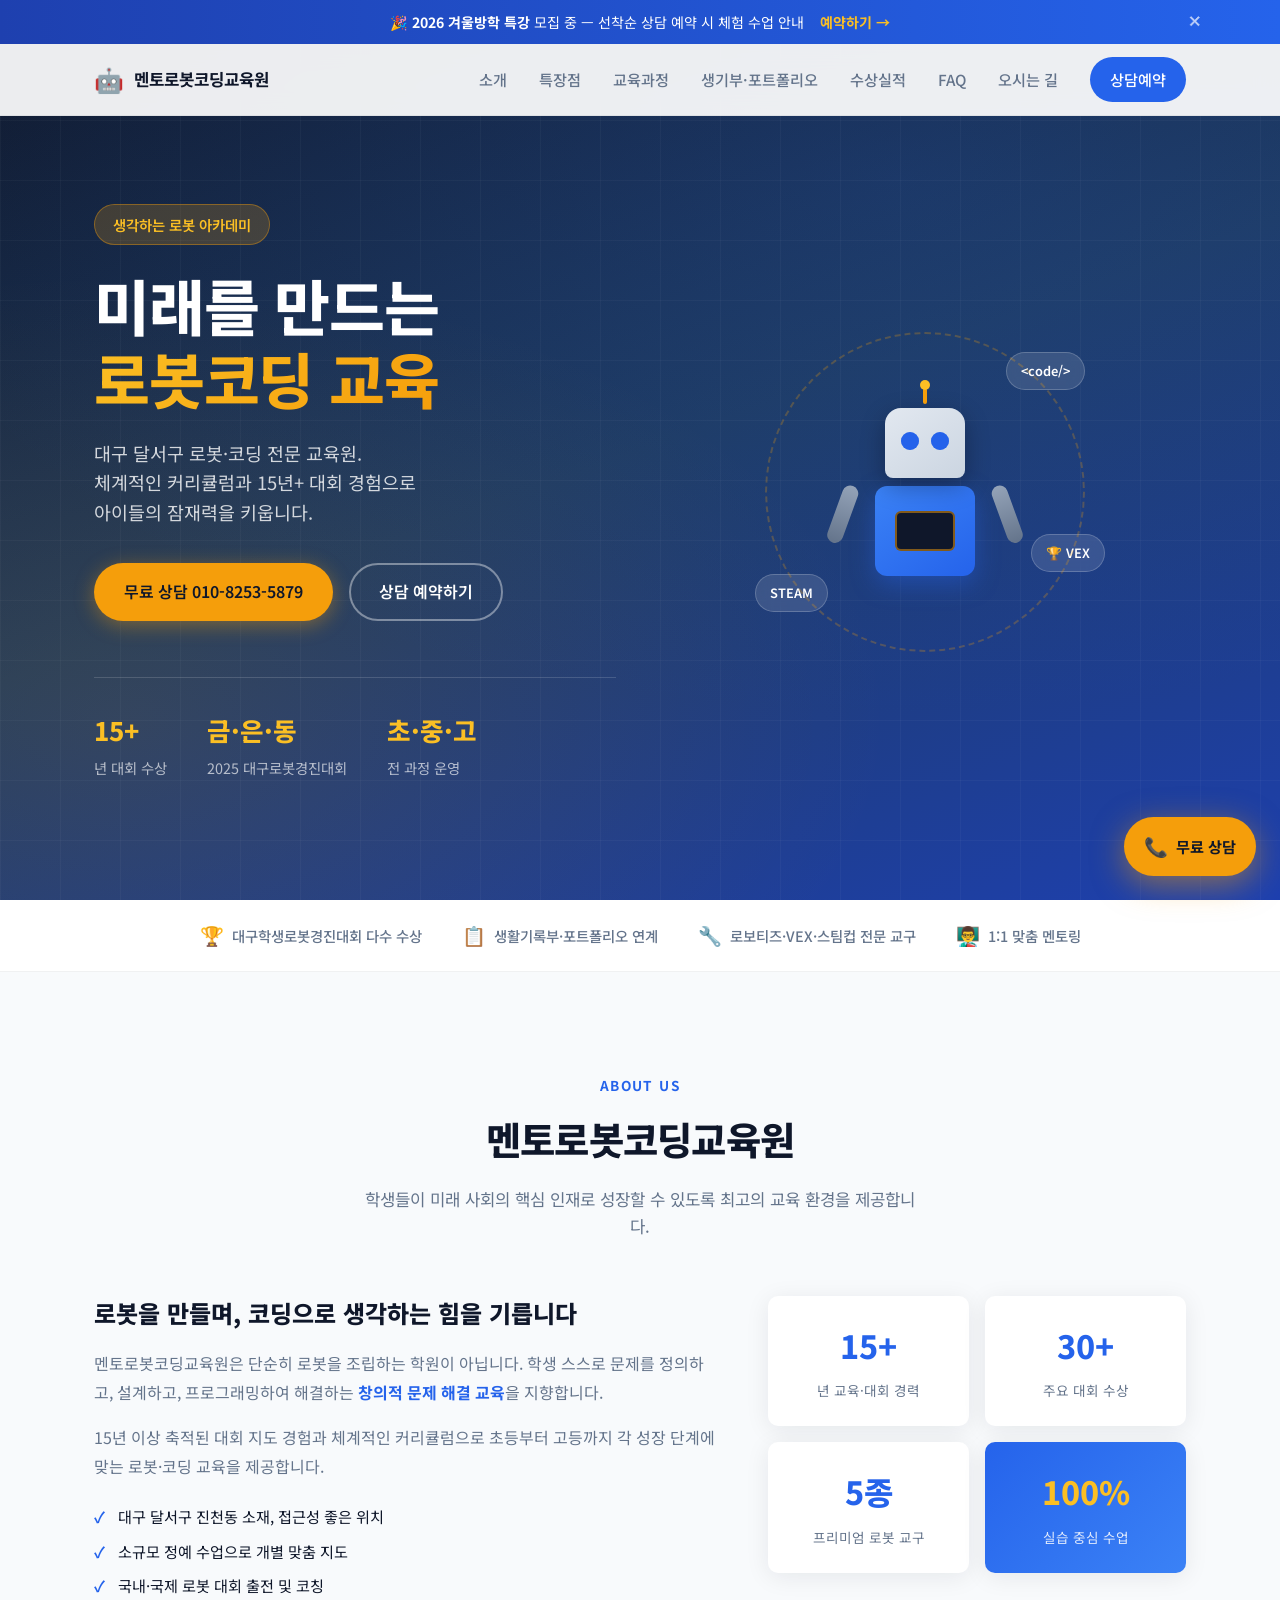
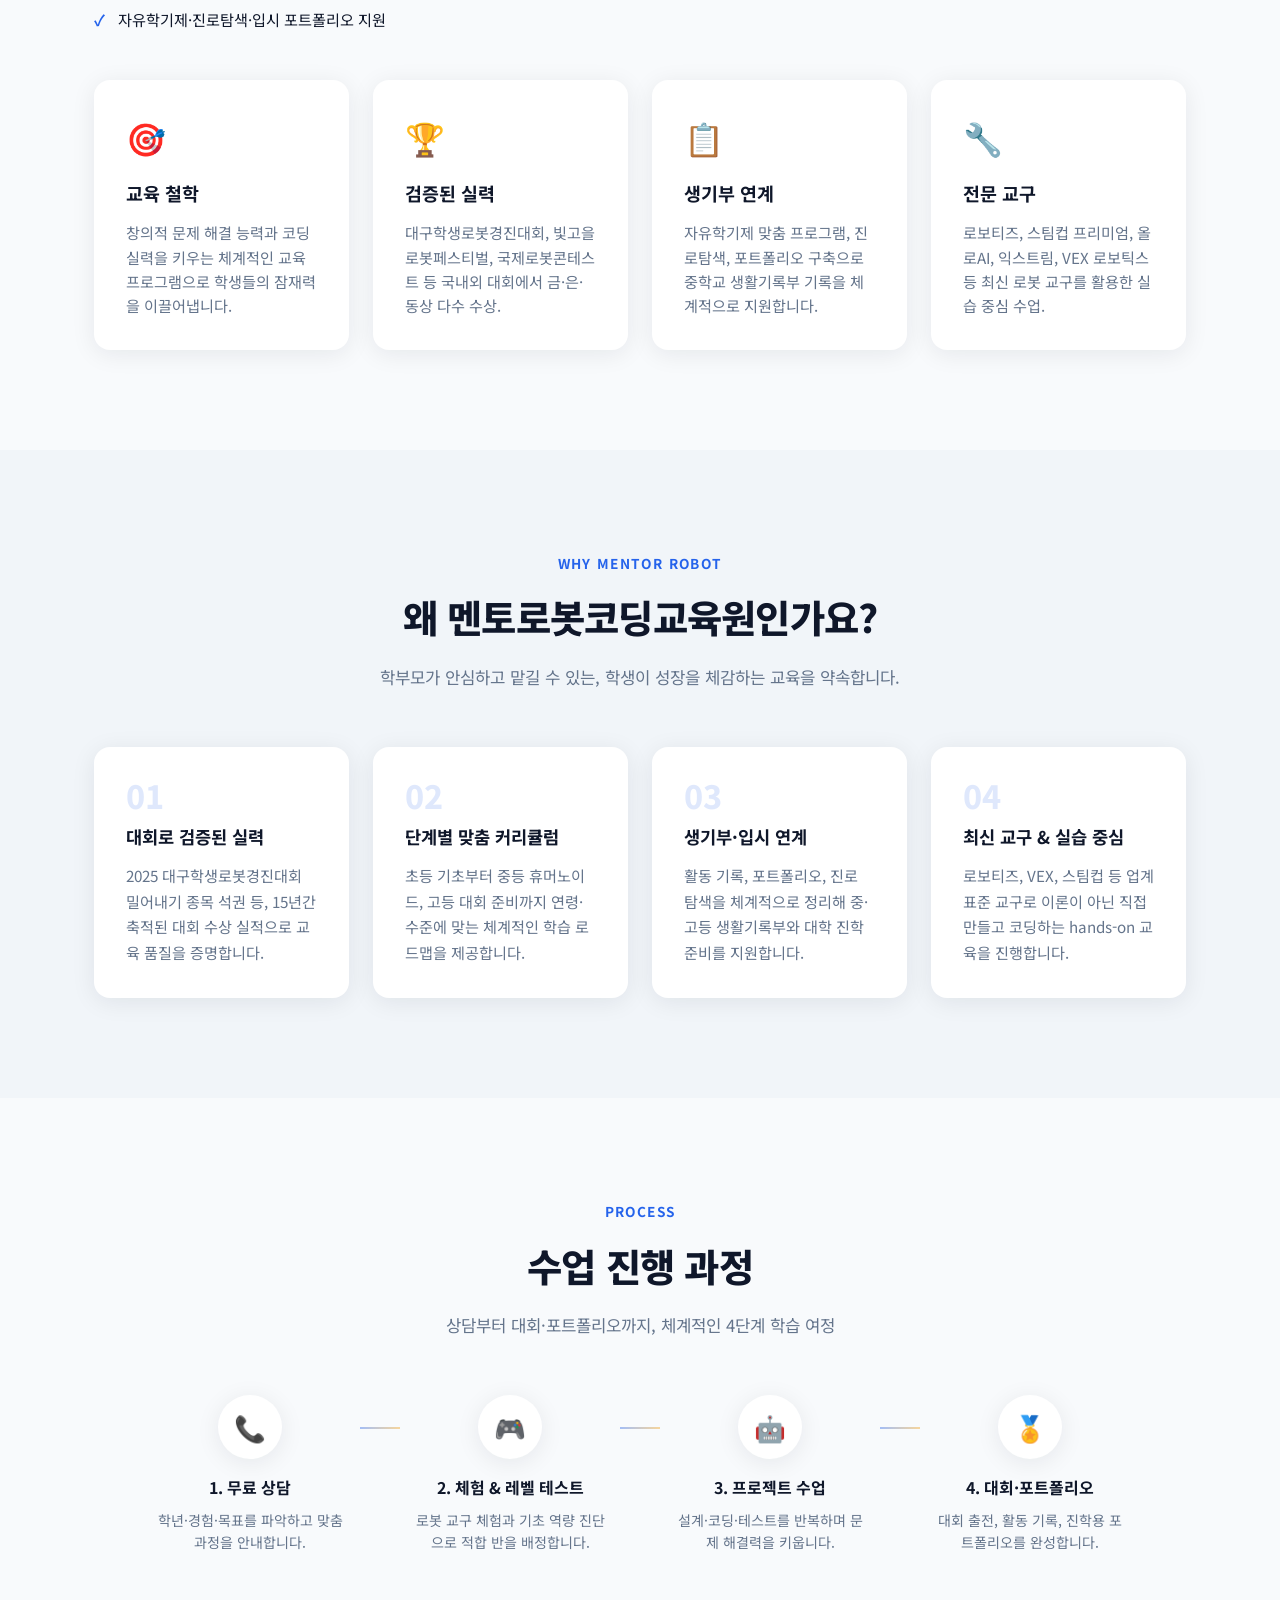
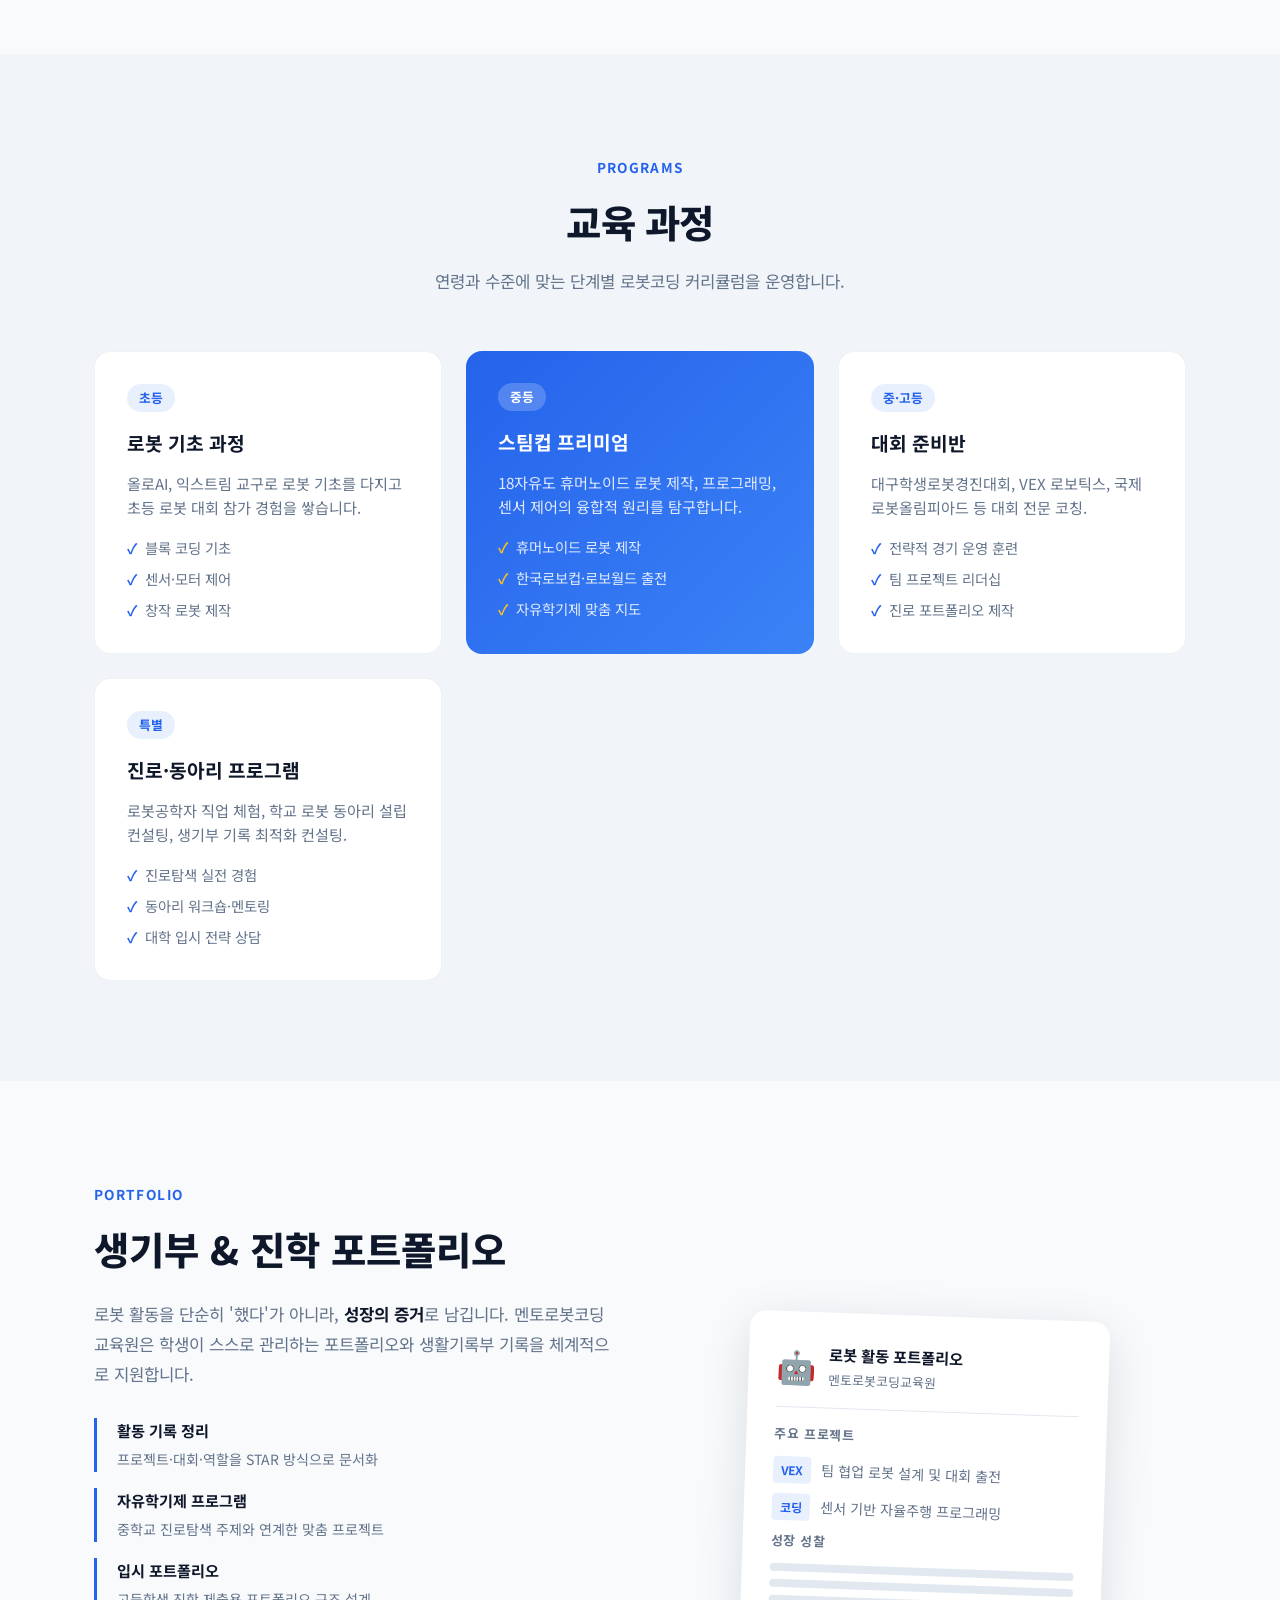
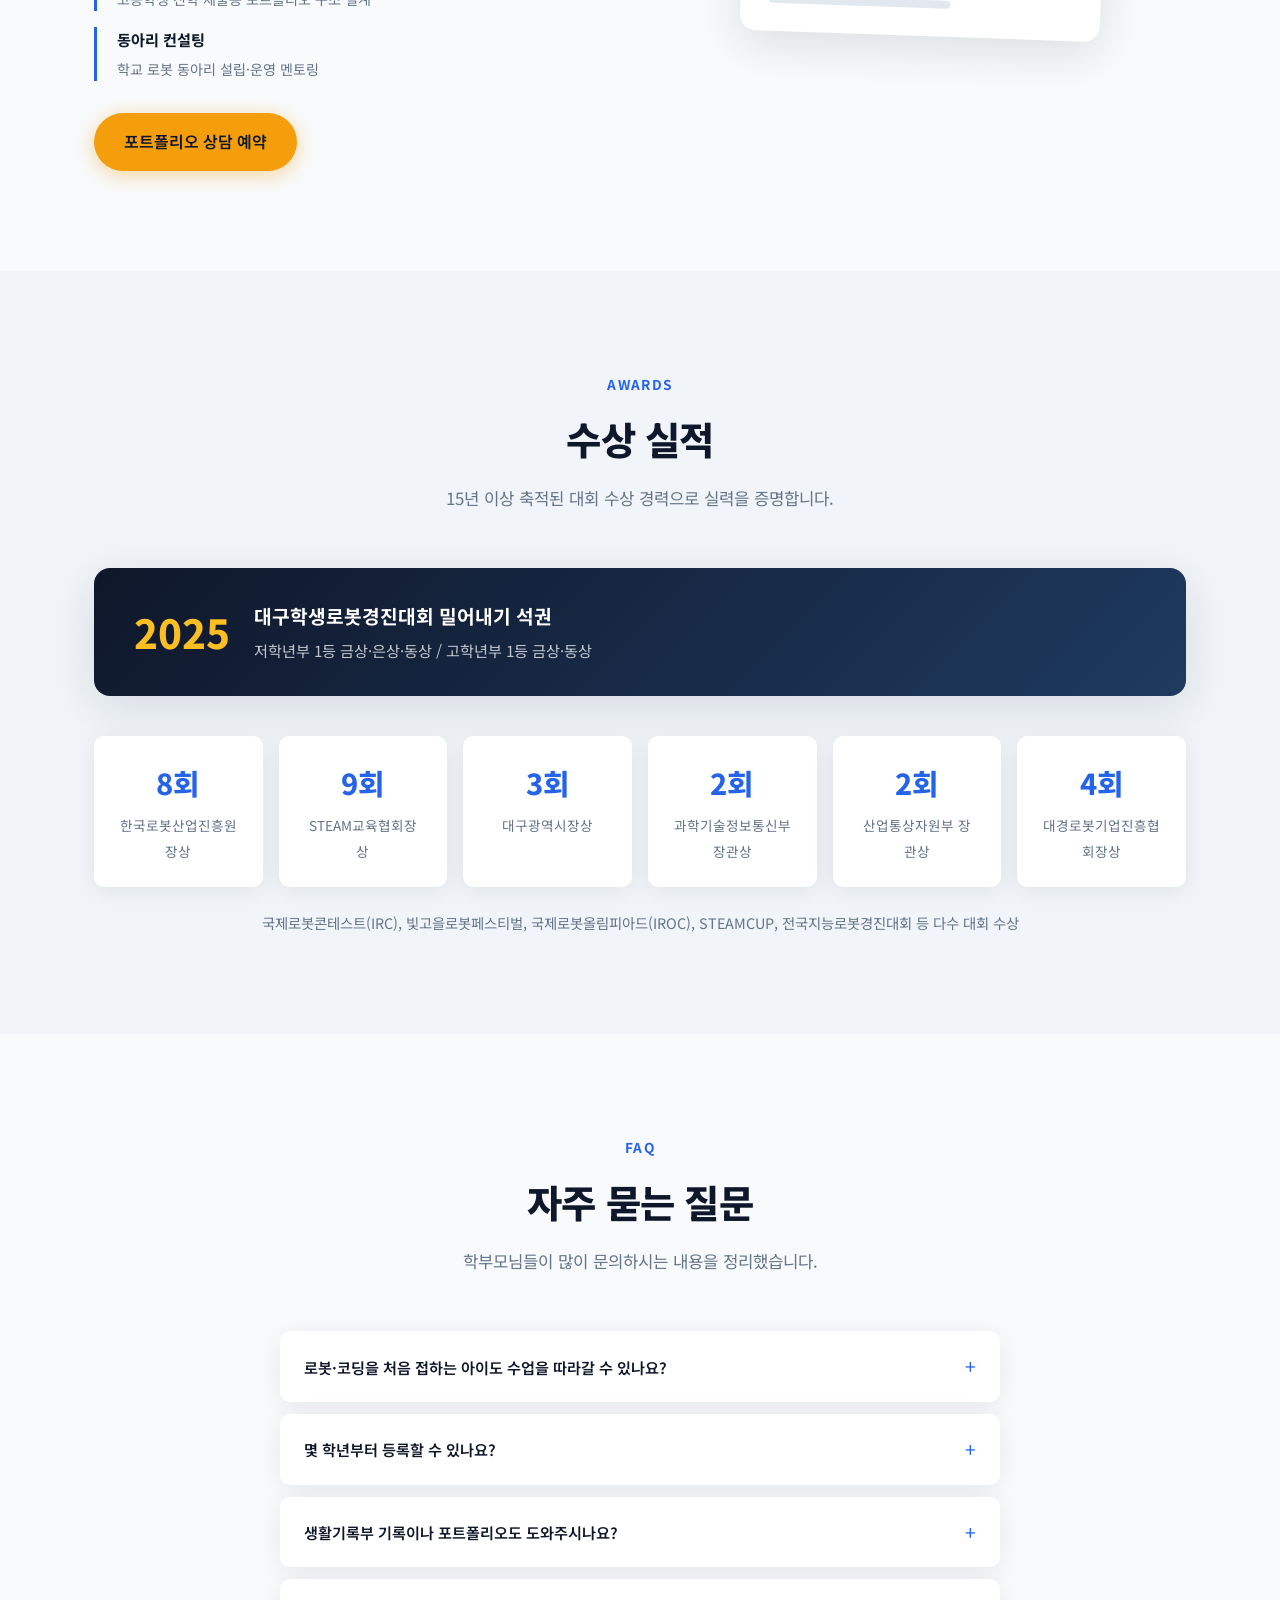
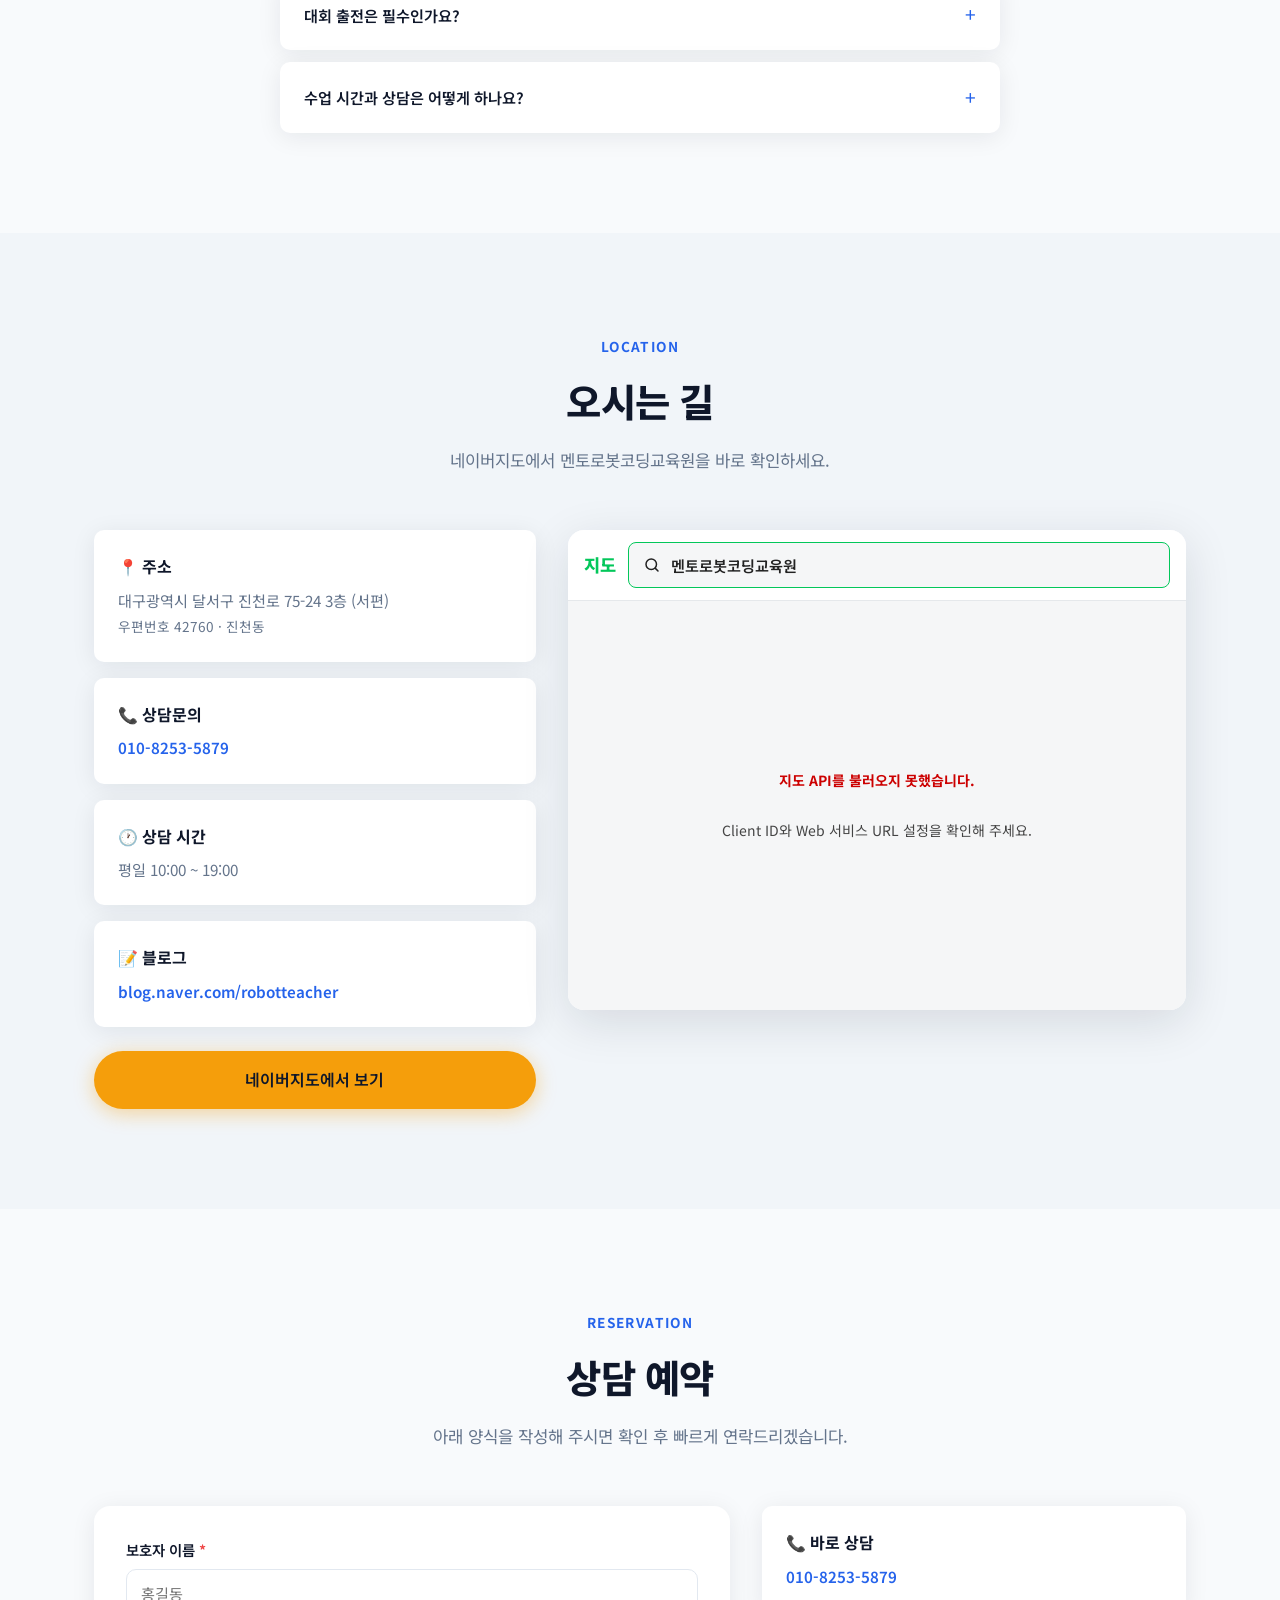
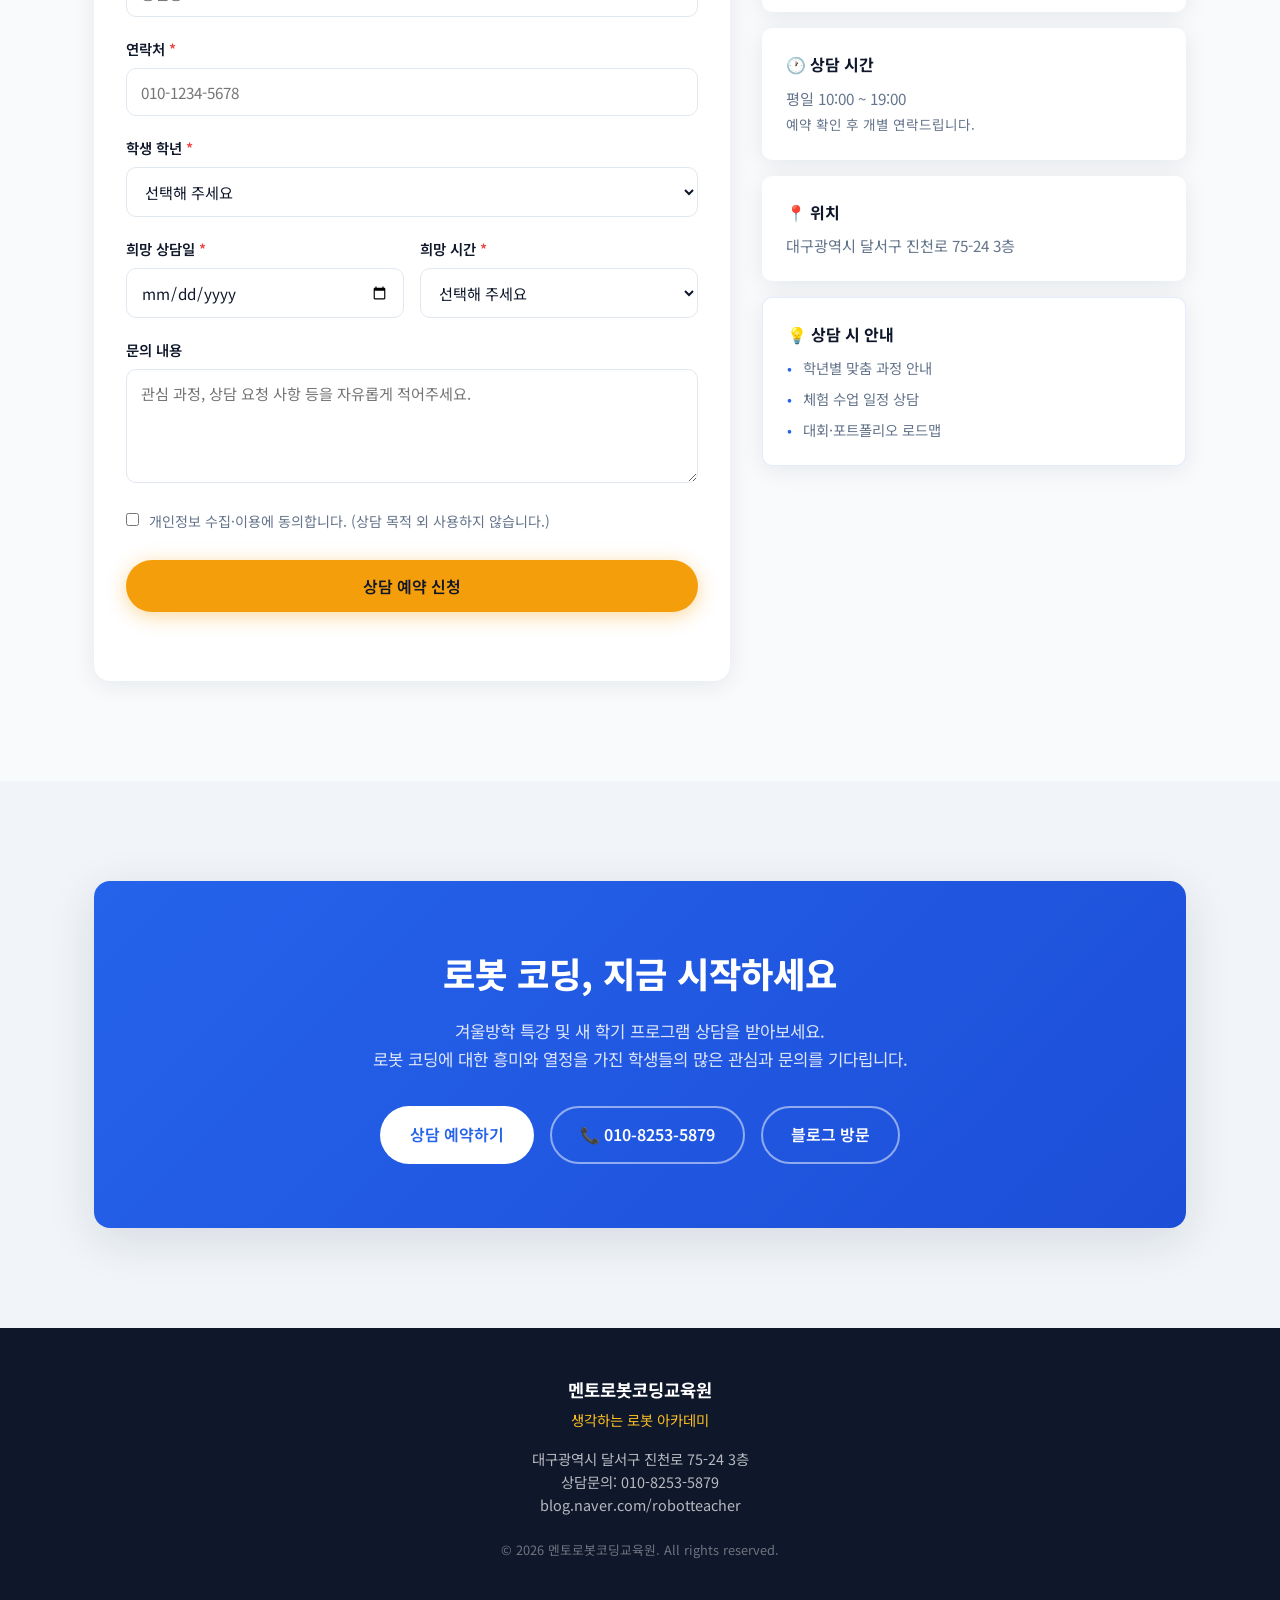
<file: index.html>
<!DOCTYPE html>
<html lang="ko">
<head>
  <meta charset="UTF-8">
  <meta name="viewport" content="width=device-width, initial-scale=1.0">
  <meta name="description" content="대구 달서구 로봇코딩 전문 교육원 - 멘토로봇코딩교육원. 15년+ 대회 수상, 생기부·포트폴리오 연계, 초·중·고 맞춤 커리큘럼. 무료 상담 010-8253-5879">
  <meta name="keywords" content="대구 로봇코딩, 달서구 코딩학원, 로봇교육, STEAM, 생기부, 포트폴리오, 대구학생로봇경진대회">
  <meta property="og:type" content="website">
  <meta property="og:title" content="멘토로봇코딩교육원 | 생각하는 로봇 아카데미">
  <meta property="og:description" content="대구 달서구 로봇·코딩 전문 교육원. 15년 대회 수상 실적, 초·중·고 맞춤 교육, 생기부·포트폴리오 지원.">
  <meta property="og:locale" content="ko_KR">
  <meta name="twitter:card" content="summary_large_image">
  <title>멘토로봇코딩교육원 | 생각하는 로봇 아카데미</title>
  <link rel="icon" href="data:image/svg+xml,<svg xmlns='http://www.w3.org/2000/svg' viewBox='0 0 100 100'><text y='.9em' font-size='90'>🤖</text></svg>">
  <link rel="preconnect" href="https://fonts.googleapis.com">
  <link rel="preconnect" href="https://fonts.gstatic.com" crossorigin>
  <link href="https://fonts.googleapis.com/css2?family=Noto+Sans+KR:wght@400;500;600;700;800&display=swap" rel="stylesheet">
  <link rel="stylesheet" href="css/style.css">
</head>
<body>
  <div class="promo-bar" id="promoBar">
    <div class="container promo-bar-inner">
      <p>🎉 <strong>2026 겨울방학 특강</strong> 모집 중 — 선착순 상담 예약 시 체험 수업 안내</p>
      <a href="#reservation" class="promo-bar-link">예약하기 →</a>
      <button class="promo-bar-close" id="promoClose" aria-label="배너 닫기">✕</button>
    </div>
  </div>

  <header class="header" id="header">
    <div class="container header-inner">
      <a href="#" class="logo">
        <span class="logo-icon">🤖</span>
        <span class="logo-text">멘토로봇코딩교육원</span>
      </a>
      <nav class="nav" id="nav">
        <a href="#about">소개</a>
        <a href="#why">특장점</a>
        <a href="#programs">교육과정</a>
        <a href="#portfolio">생기부·포트폴리오</a>
        <a href="#awards">수상실적</a>
        <a href="#faq">FAQ</a>
        <a href="#location">오시는 길</a>
        <a href="#reservation" class="nav-cta">상담예약</a>
      </nav>
      <button class="menu-toggle" id="menuToggle" aria-label="메뉴 열기">
        <span></span>
        <span></span>
        <span></span>
      </button>
    </div>
  </header>

  <main>
    <section class="hero">
      <div class="hero-bg"></div>
      <div class="container hero-layout">
        <div class="hero-content">
          <p class="hero-badge">생각하는 로봇 아카데미</p>
          <h1 class="hero-title">
            미래를 만드는<br>
            <span class="highlight">로봇코딩 교육</span>
          </h1>
          <p class="hero-desc">
            대구 달서구 로봇·코딩 전문 교육원.<br>
            체계적인 커리큘럼과 15년+ 대회 경험으로<br>
            아이들의 잠재력을 키웁니다.
          </p>
          <div class="hero-actions">
            <a href="tel:010-8253-5879" class="btn btn-primary">무료 상담 010-8253-5879</a>
            <a href="#reservation" class="btn btn-outline">상담 예약하기</a>
          </div>
          <div class="hero-stats">
            <div class="stat">
              <strong>15+</strong>
              <span>년 대회 수상</span>
            </div>
            <div class="stat">
              <strong>금·은·동</strong>
              <span>2025 대구로봇경진대회</span>
            </div>
            <div class="stat">
              <strong>초·중·고</strong>
              <span>전 과정 운영</span>
            </div>
          </div>
        </div>
        <div class="hero-visual" aria-hidden="true">
          <div class="robot-scene">
            <div class="robot-body">
              <div class="robot-head">
                <div class="robot-eye left"></div>
                <div class="robot-eye right"></div>
                <div class="robot-antenna"></div>
              </div>
              <div class="robot-torso">
                <div class="robot-screen"></div>
              </div>
              <div class="robot-arms">
                <div class="robot-arm left"></div>
                <div class="robot-arm right"></div>
              </div>
            </div>
            <div class="floating-chip chip-1">&lt;code/&gt;</div>
            <div class="floating-chip chip-2">STEAM</div>
            <div class="floating-chip chip-3">🏆 VEX</div>
            <div class="orbit-ring"></div>
          </div>
        </div>
      </div>
    </section>

    <section class="trust-bar">
      <div class="container trust-bar-inner">
        <div class="trust-item">
          <span class="trust-icon">🏆</span>
          <span>대구학생로봇경진대회 다수 수상</span>
        </div>
        <div class="trust-item">
          <span class="trust-icon">📋</span>
          <span>생활기록부·포트폴리오 연계</span>
        </div>
        <div class="trust-item">
          <span class="trust-icon">🔧</span>
          <span>로보티즈·VEX·스팀컵 전문 교구</span>
        </div>
        <div class="trust-item">
          <span class="trust-icon">👨‍🏫</span>
          <span>1:1 맞춤 멘토링</span>
        </div>
      </div>
    </section>

    <section class="section" id="about">
      <div class="container">
        <div class="section-header">
          <span class="section-label">About Us</span>
          <h2>멘토로봇코딩교육원</h2>
          <p>학생들이 미래 사회의 핵심 인재로 성장할 수 있도록 최고의 교육 환경을 제공합니다.</p>
        </div>
        <div class="about-intro">
          <div class="about-intro-text">
            <h3>로봇을 만들며, 코딩으로 생각하는 힘을 기릅니다</h3>
            <p>
              멘토로봇코딩교육원은 단순히 로봇을 조립하는 학원이 아닙니다.
              학생 스스로 문제를 정의하고, 설계하고, 프로그래밍하여 해결하는
              <strong>창의적 문제 해결 교육</strong>을 지향합니다.
            </p>
            <p>
              15년 이상 축적된 대회 지도 경험과 체계적인 커리큘럼으로
              초등부터 고등까지 각 성장 단계에 맞는 로봇·코딩 교육을 제공합니다.
            </p>
            <ul class="about-checklist">
              <li>대구 달서구 진천동 소재, 접근성 좋은 위치</li>
              <li>소규모 정예 수업으로 개별 맞춤 지도</li>
              <li>국내·국제 로봇 대회 출전 및 코칭</li>
              <li>자유학기제·진로탐색·입시 포트폴리오 지원</li>
            </ul>
          </div>
          <div class="about-intro-stats">
            <div class="intro-stat-card">
              <strong>15+</strong>
              <span>년 교육·대회 경력</span>
            </div>
            <div class="intro-stat-card">
              <strong>30+</strong>
              <span>주요 대회 수상</span>
            </div>
            <div class="intro-stat-card">
              <strong>5종</strong>
              <span>프리미엄 로봇 교구</span>
            </div>
            <div class="intro-stat-card accent">
              <strong>100%</strong>
              <span>실습 중심 수업</span>
            </div>
          </div>
        </div>
        <div class="about-grid">
          <div class="about-card">
            <div class="about-icon">🎯</div>
            <h3>교육 철학</h3>
            <p>창의적 문제 해결 능력과 코딩 실력을 키우는 체계적인 교육 프로그램으로 학생들의 잠재력을 이끌어냅니다.</p>
          </div>
          <div class="about-card">
            <div class="about-icon">🏆</div>
            <h3>검증된 실력</h3>
            <p>대구학생로봇경진대회, 빛고을로봇페스티벌, 국제로봇콘테스트 등 국내외 대회에서 금·은·동상 다수 수상.</p>
          </div>
          <div class="about-card">
            <div class="about-icon">📋</div>
            <h3>생기부 연계</h3>
            <p>자유학기제 맞춤 프로그램, 진로탐색, 포트폴리오 구축으로 중학교 생활기록부 기록을 체계적으로 지원합니다.</p>
          </div>
          <div class="about-card">
            <div class="about-icon">🔧</div>
            <h3>전문 교구</h3>
            <p>로보티즈, 스팀컵 프리미엄, 올로AI, 익스트림, VEX 로보틱스 등 최신 로봇 교구를 활용한 실습 중심 수업.</p>
          </div>
        </div>
      </div>
    </section>

    <section class="section section-alt" id="why">
      <div class="container">
        <div class="section-header">
          <span class="section-label">Why Mentor Robot</span>
          <h2>왜 멘토로봇코딩교육원인가요?</h2>
          <p>학부모가 안심하고 맡길 수 있는, 학생이 성장을 체감하는 교육을 약속합니다.</p>
        </div>
        <div class="why-grid">
          <article class="why-card">
            <div class="why-num">01</div>
            <h3>대회로 검증된 실력</h3>
            <p>2025 대구학생로봇경진대회 밀어내기 종목 석권 등, 15년간 축적된 대회 수상 실적으로 교육 품질을 증명합니다.</p>
          </article>
          <article class="why-card">
            <div class="why-num">02</div>
            <h3>단계별 맞춤 커리큘럼</h3>
            <p>초등 기초부터 중등 휴머노이드, 고등 대회 준비까지 연령·수준에 맞는 체계적인 학습 로드맵을 제공합니다.</p>
          </article>
          <article class="why-card">
            <div class="why-num">03</div>
            <h3>생기부·입시 연계</h3>
            <p>활동 기록, 포트폴리오, 진로 탐색을 체계적으로 정리해 중·고등 생활기록부와 대학 진학 준비를 지원합니다.</p>
          </article>
          <article class="why-card">
            <div class="why-num">04</div>
            <h3>최신 교구 &amp; 실습 중심</h3>
            <p>로보티즈, VEX, 스팀컵 등 업계 표준 교구로 이론이 아닌 직접 만들고 코딩하는 hands-on 교육을 진행합니다.</p>
          </article>
        </div>
      </div>
    </section>

    <section class="section" id="process">
      <div class="container">
        <div class="section-header">
          <span class="section-label">Process</span>
          <h2>수업 진행 과정</h2>
          <p>상담부터 대회·포트폴리오까지, 체계적인 4단계 학습 여정</p>
        </div>
        <div class="process-timeline">
          <div class="process-step">
            <div class="process-icon">📞</div>
            <h3>1. 무료 상담</h3>
            <p>학년·경험·목표를 파악하고 맞춤 과정을 안내합니다.</p>
          </div>
          <div class="process-connector"></div>
          <div class="process-step">
            <div class="process-icon">🎮</div>
            <h3>2. 체험 &amp; 레벨 테스트</h3>
            <p>로봇 교구 체험과 기초 역량 진단으로 적합 반을 배정합니다.</p>
          </div>
          <div class="process-connector"></div>
          <div class="process-step">
            <div class="process-icon">🤖</div>
            <h3>3. 프로젝트 수업</h3>
            <p>설계·코딩·테스트를 반복하며 문제 해결력을 키웁니다.</p>
          </div>
          <div class="process-connector"></div>
          <div class="process-step">
            <div class="process-icon">🏅</div>
            <h3>4. 대회·포트폴리오</h3>
            <p>대회 출전, 활동 기록, 진학용 포트폴리오를 완성합니다.</p>
          </div>
        </div>
      </div>
    </section>

    <section class="section section-alt" id="programs">
      <div class="container">
        <div class="section-header">
          <span class="section-label">Programs</span>
          <h2>교육 과정</h2>
          <p>연령과 수준에 맞는 단계별 로봇코딩 커리큘럼을 운영합니다.</p>
        </div>
        <div class="programs-grid">
          <article class="program-card">
            <span class="program-level">초등</span>
            <h3>로봇 기초 과정</h3>
            <p>올로AI, 익스트림 교구로 로봇 기초를 다지고 초등 로봇 대회 참가 경험을 쌓습니다.</p>
            <ul>
              <li>블록 코딩 기초</li>
              <li>센서·모터 제어</li>
              <li>창작 로봇 제작</li>
            </ul>
          </article>
          <article class="program-card featured">
            <span class="program-level">중등</span>
            <h3>스팀컵 프리미엄</h3>
            <p>18자유도 휴머노이드 로봇 제작, 프로그래밍, 센서 제어의 융합적 원리를 탐구합니다.</p>
            <ul>
              <li>휴머노이드 로봇 제작</li>
              <li>한국로보컵·로보월드 출전</li>
              <li>자유학기제 맞춤 지도</li>
            </ul>
          </article>
          <article class="program-card">
            <span class="program-level">중·고등</span>
            <h3>대회 준비반</h3>
            <p>대구학생로봇경진대회, VEX 로보틱스, 국제로봇올림피아드 등 대회 전문 코칭.</p>
            <ul>
              <li>전략적 경기 운영 훈련</li>
              <li>팀 프로젝트 리더십</li>
              <li>진로 포트폴리오 제작</li>
            </ul>
          </article>
          <article class="program-card">
            <span class="program-level">특별</span>
            <h3>진로·동아리 프로그램</h3>
            <p>로봇공학자 직업 체험, 학교 로봇 동아리 설립 컨설팅, 생기부 기록 최적화 컨설팅.</p>
            <ul>
              <li>진로탐색 실전 경험</li>
              <li>동아리 워크숍·멘토링</li>
              <li>대학 입시 전략 상담</li>
            </ul>
          </article>
        </div>
      </div>
    </section>

    <section class="section" id="portfolio">
      <div class="container">
        <div class="portfolio-layout">
          <div class="portfolio-content">
            <span class="section-label">Portfolio</span>
            <h2>생기부 &amp; 진학 포트폴리오</h2>
            <p class="portfolio-lead">
              로봇 활동을 단순히 '했다'가 아니라, <strong>성장의 증거</strong>로 남깁니다.
              멘토로봇코딩교육원은 학생이 스스로 관리하는 포트폴리오와
              생활기록부 기록을 체계적으로 지원합니다.
            </p>
            <ul class="portfolio-list">
              <li>
                <strong>활동 기록 정리</strong>
                <span>프로젝트·대회·역할을 STAR 방식으로 문서화</span>
              </li>
              <li>
                <strong>자유학기제 프로그램</strong>
                <span>중학교 진로탐색 주제와 연계한 맞춤 프로젝트</span>
              </li>
              <li>
                <strong>입시 포트폴리오</strong>
                <span>고등학생 진학 제출용 포트폴리오 구조 설계</span>
              </li>
              <li>
                <strong>동아리 컨설팅</strong>
                <span>학교 로봇 동아리 설립·운영 멘토링</span>
              </li>
            </ul>
            <a href="#reservation" class="btn btn-primary">포트폴리오 상담 예약</a>
          </div>
          <div class="portfolio-preview">
            <div class="portfolio-doc">
              <div class="portfolio-doc-header">
                <span>🤖</span>
                <div>
                  <strong>로봇 활동 포트폴리오</strong>
                  <small>멘토로봇코딩교육원</small>
                </div>
              </div>
              <div class="portfolio-doc-section">
                <h4>주요 프로젝트</h4>
                <div class="portfolio-doc-item">
                  <span class="doc-tag">VEX</span>
                  <p>팀 협업 로봇 설계 및 대회 출전</p>
                </div>
                <div class="portfolio-doc-item">
                  <span class="doc-tag">코딩</span>
                  <p>센서 기반 자율주행 프로그래밍</p>
                </div>
              </div>
              <div class="portfolio-doc-section">
                <h4>성장 성찰</h4>
                <div class="portfolio-doc-lines">
                  <span></span><span></span><span class="short"></span>
                </div>
              </div>
            </div>
          </div>
        </div>
      </div>
    </section>

    <section class="section section-alt" id="awards">
      <div class="container">
        <div class="section-header">
          <span class="section-label">Awards</span>
          <h2>수상 실적</h2>
          <p>15년 이상 축적된 대회 수상 경력으로 실력을 증명합니다.</p>
        </div>
        <div class="awards-highlight">
          <div class="award-banner">
            <span class="award-year">2025</span>
            <div>
              <h3>대구학생로봇경진대회 밀어내기 석권</h3>
              <p>저학년부 1등 금상·은상·동상 / 고학년부 1등 금상·동상</p>
            </div>
          </div>
        </div>
        <div class="awards-grid">
          <div class="award-item">
            <strong>8회</strong>
            <span>한국로봇산업진흥원장상</span>
          </div>
          <div class="award-item">
            <strong>9회</strong>
            <span>STEAM교육협회장상</span>
          </div>
          <div class="award-item">
            <strong>3회</strong>
            <span>대구광역시장상</span>
          </div>
          <div class="award-item">
            <strong>2회</strong>
            <span>과학기술정보통신부 장관상</span>
          </div>
          <div class="award-item">
            <strong>2회</strong>
            <span>산업통상자원부 장관상</span>
          </div>
          <div class="award-item">
            <strong>4회</strong>
            <span>대경로봇기업진흥협회장상</span>
          </div>
        </div>
        <p class="awards-note">
          국제로봇콘테스트(IRC), 빛고을로봇페스티벌, 국제로봇올림피아드(IROC), STEAMCUP, 전국지능로봇경진대회 등 다수 대회 수상
        </p>
      </div>
    </section>

    <section class="section" id="faq">
      <div class="container">
        <div class="section-header">
          <span class="section-label">FAQ</span>
          <h2>자주 묻는 질문</h2>
          <p>학부모님들이 많이 문의하시는 내용을 정리했습니다.</p>
        </div>
        <div class="faq-list">
          <details class="faq-item">
            <summary>로봇·코딩을 처음 접하는 아이도 수업을 따라갈 수 있나요?</summary>
            <p>네, 가능합니다. 초등 기초 과정은 블록 코딩과 간단한 로봇 조립부터 시작하며, 학년과 경험에 맞는 반으로 배정해 개별 속도에 맞춰 지도합니다.</p>
          </details>
          <details class="faq-item">
            <summary>몇 학년부터 등록할 수 있나요?</summary>
            <p>초등 1학년부터 고등 3학년까지 전 과정을 운영합니다. 학년별 맞춤 커리큘럼이 준비되어 있으니 무료 상담 시 적합한 과정을 안내해 드립니다.</p>
          </details>
          <details class="faq-item">
            <summary>생활기록부 기록이나 포트폴리오도 도와주시나요?</summary>
            <p>네. 활동 기록 정리, 자유학기제 프로그램, 진학용 포트폴리오 구조 설계, 동아리 컨설팅 등을 체계적으로 지원합니다.</p>
          </details>
          <details class="faq-item">
            <summary>대회 출전은 필수인가요?</summary>
            <p>필수는 아닙니다. 다만 대회는 실력을 검증하고 자신감을 키우는 좋은 기회라, 준비가 된 학생에게는 단계별로 대회 참가를 권장합니다.</p>
          </details>
          <details class="faq-item">
            <summary>수업 시간과 상담은 어떻게 하나요?</summary>
            <p>상담은 평일 10:00~19:00에 가능하며, 전화(010-8253-5879) 또는 아래 예약 양식으로 신청하시면 확인 후 연락드립니다.</p>
          </details>
        </div>
      </div>
    </section>

    <section class="section section-alt" id="location">
      <div class="container">
        <div class="section-header">
          <span class="section-label">Location</span>
          <h2>오시는 길</h2>
          <p>네이버지도에서 멘토로봇코딩교육원을 바로 확인하세요.</p>
        </div>
        <div class="location-grid">
          <div class="location-info">
            <div class="info-card">
              <h3>📍 주소</h3>
              <p>대구광역시 달서구 진천로 75-24 3층 (서편)</p>
              <p class="info-sub">우편번호 42760 · 진천동</p>
            </div>
            <div class="info-card">
              <h3>📞 상담문의</h3>
              <p><a href="tel:010-8253-5879">010-8253-5879</a></p>
            </div>
            <div class="info-card">
              <h3>🕐 상담 시간</h3>
              <p>평일 10:00 ~ 19:00</p>
            </div>
            <div class="info-card">
              <h3>📝 블로그</h3>
              <p><a href="https://blog.naver.com/robotteacher" target="_blank" rel="noopener">blog.naver.com/robotteacher</a></p>
            </div>
            <a href="https://map.naver.com/p/search/멘토로봇코딩교육원/place/453853050" target="_blank" rel="noopener" class="btn btn-primary btn-block">
              네이버지도에서 보기
            </a>
          </div>
          <div class="map-wrapper">
            <div class="naver-map-widget">
              <div class="naver-map-toolbar">
                <span class="naver-map-logo">지도</span>
                <div class="naver-map-search">
                  <svg width="18" height="18" viewBox="0 0 24 24" fill="none" aria-hidden="true">
                    <circle cx="11" cy="11" r="7" stroke="currentColor" stroke-width="2"/>
                    <path d="M20 20L16.5 16.5" stroke="currentColor" stroke-width="2" stroke-linecap="round"/>
                  </svg>
                  <span>멘토로봇코딩교육원</span>
                </div>
              </div>
              <div id="naverMap" class="naver-map-canvas" aria-label="멘토로봇코딩교육원 위치 지도"></div>
            </div>
          </div>
        </div>
      </div>
    </section>

    <section class="section" id="reservation">
      <div class="container">
        <div class="section-header">
          <span class="section-label">Reservation</span>
          <h2>상담 예약</h2>
          <p>아래 양식을 작성해 주시면 확인 후 빠르게 연락드리겠습니다.</p>
        </div>
        <div class="reservation-grid">
          <form class="reservation-form" id="reservationForm" novalidate>
            <div class="form-row">
              <label for="parentName">보호자 이름 <span class="required">*</span></label>
              <input type="text" id="parentName" name="parent_name" placeholder="홍길동" required>
            </div>
            <div class="form-row">
              <label for="phone">연락처 <span class="required">*</span></label>
              <input type="tel" id="phone" name="phone" placeholder="010-1234-5678" required>
            </div>
            <div class="form-row">
              <label for="studentGrade">학생 학년 <span class="required">*</span></label>
              <select id="studentGrade" name="student_grade" required>
                <option value="">선택해 주세요</option>
                <option value="초등 1학년">초등 1학년</option>
                <option value="초등 2학년">초등 2학년</option>
                <option value="초등 3학년">초등 3학년</option>
                <option value="초등 4학년">초등 4학년</option>
                <option value="초등 5학년">초등 5학년</option>
                <option value="초등 6학년">초등 6학년</option>
                <option value="중등 1학년">중등 1학년</option>
                <option value="중등 2학년">중등 2학년</option>
                <option value="중등 3학년">중등 3학년</option>
                <option value="고등 1학년">고등 1학년</option>
                <option value="고등 2학년">고등 2학년</option>
                <option value="고등 3학년">고등 3학년</option>
              </select>
            </div>
            <div class="form-row form-row-half">
              <div>
                <label for="preferredDate">희망 상담일 <span class="required">*</span></label>
                <input type="date" id="preferredDate" name="preferred_date" required>
              </div>
              <div>
                <label for="preferredTime">희망 시간 <span class="required">*</span></label>
                <select id="preferredTime" name="preferred_time" required>
                  <option value="">선택해 주세요</option>
                  <option value="오전 10시">오전 10시</option>
                  <option value="오전 11시">오전 11시</option>
                  <option value="오후 1시">오후 1시</option>
                  <option value="오후 2시">오후 2시</option>
                  <option value="오후 3시">오후 3시</option>
                  <option value="오후 4시">오후 4시</option>
                  <option value="오후 5시">오후 5시</option>
                  <option value="오후 6시">오후 6시</option>
                  <option value="오후 7시">오후 7시</option>
                </select>
              </div>
            </div>
            <div class="form-row">
              <label for="message">문의 내용</label>
              <textarea id="message" name="message" rows="4" placeholder="관심 과정, 상담 요청 사항 등을 자유롭게 적어주세요."></textarea>
            </div>
            <div class="form-row form-checkbox">
              <label>
                <input type="checkbox" id="privacyAgree" name="privacy_agree" required>
                <span>개인정보 수집·이용에 동의합니다. (상담 목적 외 사용하지 않습니다.)</span>
              </label>
            </div>
            <button type="submit" class="btn btn-primary btn-submit" id="submitBtn">상담 예약 신청</button>
            <p class="form-status" id="formStatus" role="status" aria-live="polite"></p>
          </form>
          <aside class="reservation-info">
            <div class="info-card">
              <h3>📞 바로 상담</h3>
              <p><a href="tel:010-8253-5879">010-8253-5879</a></p>
            </div>
            <div class="info-card">
              <h3>🕐 상담 시간</h3>
              <p>평일 10:00 ~ 19:00</p>
              <p class="info-sub">예약 확인 후 개별 연락드립니다.</p>
            </div>
            <div class="info-card">
              <h3>📍 위치</h3>
              <p>대구광역시 달서구 진천로 75-24 3층</p>
            </div>
            <div class="info-card highlight-card">
              <h3>💡 상담 시 안내</h3>
              <ul class="info-list">
                <li>학년별 맞춤 과정 안내</li>
                <li>체험 수업 일정 상담</li>
                <li>대회·포트폴리오 로드맵</li>
              </ul>
            </div>
          </aside>
        </div>
      </div>
    </section>

    <section class="section cta-section section-alt" id="contact">
      <div class="container">
        <div class="cta-box">
          <h2>로봇 코딩, 지금 시작하세요</h2>
          <p>겨울방학 특강 및 새 학기 프로그램 상담을 받아보세요.<br>로봇 코딩에 대한 흥미와 열정을 가진 학생들의 많은 관심과 문의를 기다립니다.</p>
          <div class="cta-actions">
            <a href="#reservation" class="btn btn-white">상담 예약하기</a>
            <a href="tel:010-8253-5879" class="btn btn-outline-white">📞 010-8253-5879</a>
            <a href="https://blog.naver.com/robotteacher" target="_blank" rel="noopener" class="btn btn-outline-white">블로그 방문</a>
          </div>
        </div>
      </div>
    </section>
  </main>

  <a href="tel:010-8253-5879" class="floating-cta" aria-label="전화 상담">
    <span class="floating-cta-icon">📞</span>
    <span class="floating-cta-text">무료 상담</span>
  </a>

  <footer class="footer">
    <div class="container footer-inner">
      <div class="footer-brand">
        <strong>멘토로봇코딩교육원</strong>
        <span>생각하는 로봇 아카데미</span>
      </div>
      <div class="footer-info">
        <p>대구광역시 달서구 진천로 75-24 3층</p>
        <p>상담문의: 010-8253-5879</p>
        <p><a href="https://blog.naver.com/robotteacher" target="_blank" rel="noopener">blog.naver.com/robotteacher</a></p>
      </div>
      <p class="footer-copy">&copy; 2026 멘토로봇코딩교육원. All rights reserved.</p>
    </div>
  </footer>

  <script src="js/naver-map.js"></script>
  <script src="js/reservation.js"></script>
  <script src="js/main.js"></script>
</body>
</html>
</file>
<file: css/style.css>
*,
*::before,
*::after {
  box-sizing: border-box;
  margin: 0;
  padding: 0;
}

:root {
  --primary: #2563eb;
  --primary-dark: #1d4ed8;
  --accent: #f59e0b;
  --accent-light: #fbbf24;
  --bg: #f8fafc;
  --bg-alt: #f1f5f9;
  --text: #0f172a;
  --text-muted: #64748b;
  --white: #ffffff;
  --shadow: 0 4px 24px rgba(15, 23, 42, 0.08);
  --shadow-lg: 0 12px 48px rgba(15, 23, 42, 0.12);
  --radius: 16px;
  --radius-sm: 10px;
  --header-h: 72px;
  --promo-h: 44px;
}

body.promo-hidden {
  --promo-h: 0px;
}

html {
  scroll-behavior: smooth;
}

body {
  font-family: 'Noto Sans KR', -apple-system, BlinkMacSystemFont, sans-serif;
  color: var(--text);
  background: var(--bg);
  line-height: 1.6;
  -webkit-font-smoothing: antialiased;
}

a {
  color: inherit;
  text-decoration: none;
}

ul {
  list-style: none;
}

img {
  max-width: 100%;
  display: block;
}

.container {
  width: 100%;
  max-width: 1140px;
  margin: 0 auto;
  padding: 0 24px;
}

/* Promo bar */
.promo-bar {
  position: fixed;
  top: 0;
  left: 0;
  right: 0;
  z-index: 110;
  height: var(--promo-h);
  background: linear-gradient(90deg, #1e40af, #2563eb);
  color: var(--white);
  transition: height 0.3s, opacity 0.3s;
  overflow: hidden;
}

.promo-bar.hidden {
  height: 0;
  opacity: 0;
  pointer-events: none;
}

.promo-bar-inner {
  display: flex;
  align-items: center;
  justify-content: center;
  gap: 16px;
  height: 44px;
  font-size: 0.88rem;
  position: relative;
}

.promo-bar-inner p {
  margin: 0;
  text-align: center;
}

.promo-bar-link {
  color: var(--accent-light);
  font-weight: 700;
  white-space: nowrap;
  flex-shrink: 0;
}

.promo-bar-link:hover {
  text-decoration: underline;
}

.promo-bar-close {
  position: absolute;
  right: 0;
  background: none;
  border: none;
  color: rgba(255, 255, 255, 0.7);
  cursor: pointer;
  padding: 8px;
  font-size: 0.9rem;
  line-height: 1;
}

.promo-bar-close:hover {
  color: var(--white);
}

/* Header */
.header {
  position: fixed;
  top: var(--promo-h);
  left: 0;
  right: 0;
  z-index: 100;
  height: var(--header-h);
  transition: top 0.3s;
  background: rgba(255, 255, 255, 0.92);
  backdrop-filter: blur(12px);
  border-bottom: 1px solid rgba(15, 23, 42, 0.06);
  transition: box-shadow 0.3s;
}

.header.scrolled {
  box-shadow: var(--shadow);
}

.header-inner {
  display: flex;
  align-items: center;
  justify-content: space-between;
  height: 100%;
}

.logo {
  display: flex;
  align-items: center;
  gap: 10px;
  font-weight: 700;
  font-size: 1.05rem;
}

.logo-icon {
  font-size: 1.5rem;
}

.nav {
  display: flex;
  align-items: center;
  gap: 32px;
}

.nav a {
  font-size: 0.95rem;
  font-weight: 500;
  color: var(--text-muted);
  transition: color 0.2s;
}

.nav a:hover {
  color: var(--primary);
}

.nav-cta {
  background: var(--primary);
  color: var(--white) !important;
  padding: 10px 20px;
  border-radius: 999px;
  transition: background 0.2s !important;
}

.nav-cta:hover {
  background: var(--primary-dark) !important;
}

.menu-toggle {
  display: none;
  flex-direction: column;
  gap: 5px;
  background: none;
  border: none;
  cursor: pointer;
  padding: 8px;
}

.menu-toggle span {
  display: block;
  width: 24px;
  height: 2px;
  background: var(--text);
  border-radius: 2px;
  transition: transform 0.3s, opacity 0.3s;
}

/* Hero */
.hero {
  position: relative;
  min-height: 100vh;
  display: flex;
  align-items: center;
  padding: calc(var(--header-h) + var(--promo-h) + 48px) 0 80px;
  overflow: hidden;
}

.hero-layout {
  position: relative;
  z-index: 1;
  display: grid;
  grid-template-columns: 1fr 1fr;
  gap: 48px;
  align-items: center;
}

.hero-bg {
  position: absolute;
  inset: 0;
  background:
    radial-gradient(ellipse 80% 60% at 70% 20%, rgba(37, 99, 235, 0.15), transparent),
    radial-gradient(ellipse 60% 50% at 10% 80%, rgba(245, 158, 11, 0.1), transparent),
    linear-gradient(160deg, #0f172a 0%, #1e3a5f 50%, #1e40af 100%);
  z-index: 0;
}

.hero-bg::after {
  content: '';
  position: absolute;
  inset: 0;
  background-image:
    linear-gradient(rgba(255, 255, 255, 0.03) 1px, transparent 1px),
    linear-gradient(90deg, rgba(255, 255, 255, 0.03) 1px, transparent 1px);
  background-size: 60px 60px;
}

.hero-content {
  color: var(--white);
}

.hero-visual {
  display: flex;
  justify-content: center;
  align-items: center;
}

.robot-scene {
  position: relative;
  width: 320px;
  height: 320px;
}

.orbit-ring {
  position: absolute;
  inset: 0;
  border: 2px dashed rgba(245, 158, 11, 0.25);
  border-radius: 50%;
  animation: spin 20s linear infinite;
}

.robot-body {
  position: absolute;
  top: 50%;
  left: 50%;
  transform: translate(-50%, -50%);
  animation: float 4s ease-in-out infinite;
}

.robot-head {
  width: 80px;
  height: 70px;
  background: linear-gradient(145deg, #e2e8f0, #cbd5e1);
  border-radius: 16px 16px 8px 8px;
  margin: 0 auto 8px;
  position: relative;
  box-shadow: 0 8px 24px rgba(0, 0, 0, 0.3);
}

.robot-antenna {
  position: absolute;
  top: -20px;
  left: 50%;
  transform: translateX(-50%);
  width: 4px;
  height: 16px;
  background: var(--accent);
  border-radius: 2px;
}

.robot-antenna::after {
  content: '';
  position: absolute;
  top: -8px;
  left: 50%;
  transform: translateX(-50%);
  width: 10px;
  height: 10px;
  background: var(--accent-light);
  border-radius: 50%;
  animation: pulse 2s ease-in-out infinite;
}

.robot-eye {
  position: absolute;
  top: 24px;
  width: 18px;
  height: 18px;
  background: var(--primary);
  border-radius: 50%;
  box-shadow: inset 0 0 8px rgba(37, 99, 235, 0.8);
}

.robot-eye.left { left: 16px; }
.robot-eye.right { right: 16px; }

.robot-torso {
  width: 100px;
  height: 90px;
  background: linear-gradient(145deg, #3b82f6, #2563eb);
  border-radius: 12px;
  margin: 0 auto;
  display: flex;
  align-items: center;
  justify-content: center;
  box-shadow: 0 8px 24px rgba(37, 99, 235, 0.4);
}

.robot-screen {
  width: 60px;
  height: 40px;
  background: #0f172a;
  border-radius: 6px;
  border: 2px solid rgba(245, 158, 11, 0.5);
  animation: screenGlow 3s ease-in-out infinite;
}

.robot-arms {
  position: absolute;
  top: 78px;
  left: 50%;
  transform: translateX(-50%);
  width: 160px;
  display: flex;
  justify-content: space-between;
}

.robot-arm {
  width: 16px;
  height: 60px;
  background: linear-gradient(180deg, #94a3b8, #64748b);
  border-radius: 8px;
}

.robot-arm.left {
  transform: rotate(20deg);
  transform-origin: top center;
  animation: armSwingL 3s ease-in-out infinite;
}

.robot-arm.right {
  transform: rotate(-20deg);
  transform-origin: top center;
  animation: armSwingR 3s ease-in-out infinite;
}

.floating-chip {
  position: absolute;
  background: rgba(255, 255, 255, 0.12);
  backdrop-filter: blur(8px);
  border: 1px solid rgba(255, 255, 255, 0.2);
  color: var(--white);
  padding: 8px 14px;
  border-radius: 999px;
  font-size: 0.8rem;
  font-weight: 600;
  white-space: nowrap;
}

.chip-1 { top: 20px; right: 0; animation: float 3s ease-in-out infinite 0.5s; }
.chip-2 { bottom: 40px; left: -10px; animation: float 3.5s ease-in-out infinite 1s; }
.chip-3 { bottom: 80px; right: -20px; animation: float 4s ease-in-out infinite 0.2s; }

@keyframes float {
  0%, 100% { transform: translateY(0); }
  50% { transform: translateY(-12px); }
}

@keyframes spin {
  to { transform: rotate(360deg); }
}

@keyframes pulse {
  0%, 100% { opacity: 1; transform: translateX(-50%) scale(1); }
  50% { opacity: 0.6; transform: translateX(-50%) scale(0.8); }
}

@keyframes screenGlow {
  0%, 100% { box-shadow: 0 0 8px rgba(245, 158, 11, 0.3); }
  50% { box-shadow: 0 0 16px rgba(245, 158, 11, 0.6); }
}

@keyframes armSwingL {
  0%, 100% { transform: rotate(20deg); }
  50% { transform: rotate(35deg); }
}

@keyframes armSwingR {
  0%, 100% { transform: rotate(-20deg); }
  50% { transform: rotate(-35deg); }
}

/* Trust bar */
.trust-bar {
  background: var(--white);
  border-bottom: 1px solid rgba(15, 23, 42, 0.06);
  padding: 20px 0;
}

.trust-bar-inner {
  display: flex;
  flex-wrap: wrap;
  justify-content: center;
  gap: 24px 40px;
}

.trust-item {
  display: flex;
  align-items: center;
  gap: 8px;
  font-size: 0.9rem;
  font-weight: 500;
  color: var(--text-muted);
}

.trust-icon {
  font-size: 1.2rem;
}

.hero-badge {
  display: inline-block;
  background: rgba(245, 158, 11, 0.2);
  border: 1px solid rgba(245, 158, 11, 0.4);
  color: var(--accent-light);
  padding: 8px 18px;
  border-radius: 999px;
  font-size: 0.9rem;
  font-weight: 600;
  margin-bottom: 24px;
}

.hero-title {
  font-size: clamp(2.4rem, 6vw, 3.8rem);
  font-weight: 800;
  line-height: 1.2;
  margin-bottom: 24px;
  letter-spacing: -0.02em;
}

.hero-title .highlight {
  background: linear-gradient(135deg, var(--accent-light), var(--accent));
  -webkit-background-clip: text;
  -webkit-text-fill-color: transparent;
  background-clip: text;
}

.hero-desc {
  font-size: 1.15rem;
  color: rgba(255, 255, 255, 0.8);
  margin-bottom: 36px;
  max-width: 520px;
}

.hero-actions {
  display: flex;
  flex-wrap: wrap;
  gap: 16px;
  margin-bottom: 56px;
}

.btn {
  display: inline-flex;
  align-items: center;
  justify-content: center;
  padding: 14px 28px;
  border-radius: 999px;
  font-size: 1rem;
  font-weight: 600;
  transition: transform 0.2s, box-shadow 0.2s, background 0.2s;
  cursor: pointer;
  border: 2px solid transparent;
}

.btn:hover {
  transform: translateY(-2px);
}

.btn-primary {
  background: var(--accent);
  color: var(--text);
  box-shadow: 0 4px 20px rgba(245, 158, 11, 0.4);
}

.btn-primary:hover {
  background: var(--accent-light);
  box-shadow: 0 8px 28px rgba(245, 158, 11, 0.5);
}

.btn-outline {
  background: transparent;
  color: var(--white);
  border-color: rgba(255, 255, 255, 0.4);
}

.btn-outline:hover {
  background: rgba(255, 255, 255, 0.1);
  border-color: rgba(255, 255, 255, 0.6);
}

.btn-white {
  background: var(--white);
  color: var(--primary);
}

.btn-white:hover {
  box-shadow: var(--shadow-lg);
}

.btn-outline-white {
  background: transparent;
  color: var(--white);
  border: 2px solid rgba(255, 255, 255, 0.5);
}

.btn-outline-white:hover {
  background: rgba(255, 255, 255, 0.1);
}

.btn-block {
  width: 100%;
  margin-top: 8px;
}

.hero-stats {
  display: flex;
  flex-wrap: wrap;
  gap: 40px;
  padding-top: 32px;
  border-top: 1px solid rgba(255, 255, 255, 0.15);
}

.stat strong {
  display: block;
  font-size: 1.6rem;
  font-weight: 800;
  color: var(--accent-light);
  margin-bottom: 4px;
}

.stat span {
  font-size: 0.9rem;
  color: rgba(255, 255, 255, 0.65);
}

/* Sections */
.section {
  padding: 100px 0;
}

.section-alt {
  background: var(--bg-alt);
}

.section-header {
  text-align: center;
  margin-bottom: 56px;
}

.section-label {
  display: inline-block;
  font-size: 0.85rem;
  font-weight: 700;
  color: var(--primary);
  text-transform: uppercase;
  letter-spacing: 0.1em;
  margin-bottom: 12px;
}

.section-header h2 {
  font-size: clamp(1.8rem, 4vw, 2.4rem);
  font-weight: 800;
  margin-bottom: 16px;
  letter-spacing: -0.02em;
}

.section-header p {
  color: var(--text-muted);
  font-size: 1.05rem;
  max-width: 560px;
  margin: 0 auto;
}

/* About intro */
.about-intro {
  display: grid;
  grid-template-columns: 1.2fr 0.8fr;
  gap: 48px;
  align-items: start;
  margin-bottom: 48px;
}

.about-intro-text h3 {
  font-size: 1.5rem;
  font-weight: 800;
  margin-bottom: 20px;
  line-height: 1.4;
}

.about-intro-text p {
  color: var(--text-muted);
  margin-bottom: 16px;
  font-size: 1rem;
  line-height: 1.8;
}

.about-intro-text strong {
  color: var(--primary);
}

.about-checklist {
  margin-top: 24px;
  display: flex;
  flex-direction: column;
  gap: 10px;
}

.about-checklist li {
  font-size: 0.95rem;
  color: var(--text);
  padding-left: 24px;
  position: relative;
}

.about-checklist li::before {
  content: '✓';
  position: absolute;
  left: 0;
  color: var(--primary);
  font-weight: 700;
}

.about-intro-stats {
  display: grid;
  grid-template-columns: 1fr 1fr;
  gap: 16px;
}

.intro-stat-card {
  background: var(--white);
  padding: 24px;
  border-radius: var(--radius-sm);
  box-shadow: var(--shadow);
  text-align: center;
}

.intro-stat-card.accent {
  background: linear-gradient(135deg, var(--primary), #3b82f6);
  color: var(--white);
}

.intro-stat-card strong {
  display: block;
  font-size: 2rem;
  font-weight: 800;
  color: var(--primary);
  margin-bottom: 6px;
}

.intro-stat-card.accent strong {
  color: var(--accent-light);
}

.intro-stat-card span {
  font-size: 0.85rem;
  color: var(--text-muted);
}

.intro-stat-card.accent span {
  color: rgba(255, 255, 255, 0.85);
}

/* Why */
.why-grid {
  display: grid;
  grid-template-columns: repeat(auto-fit, minmax(240px, 1fr));
  gap: 24px;
}

.why-card {
  background: var(--white);
  padding: 32px;
  border-radius: var(--radius);
  box-shadow: var(--shadow);
  transition: transform 0.3s, box-shadow 0.3s;
}

.why-card:hover {
  transform: translateY(-4px);
  box-shadow: var(--shadow-lg);
}

.why-num {
  font-size: 2rem;
  font-weight: 800;
  color: rgba(37, 99, 235, 0.15);
  margin-bottom: 12px;
  line-height: 1;
}

.why-card h3 {
  font-size: 1.1rem;
  font-weight: 700;
  margin-bottom: 12px;
}

.why-card p {
  color: var(--text-muted);
  font-size: 0.95rem;
  line-height: 1.7;
}

/* Process */
.process-timeline {
  display: flex;
  align-items: flex-start;
  justify-content: center;
  gap: 0;
  flex-wrap: wrap;
}

.process-step {
  flex: 1;
  min-width: 180px;
  max-width: 220px;
  text-align: center;
  padding: 0 12px;
}

.process-icon {
  width: 64px;
  height: 64px;
  background: var(--white);
  border-radius: 50%;
  display: flex;
  align-items: center;
  justify-content: center;
  font-size: 1.6rem;
  margin: 0 auto 16px;
  box-shadow: var(--shadow);
}

.process-step h3 {
  font-size: 1rem;
  font-weight: 700;
  margin-bottom: 8px;
}

.process-step p {
  font-size: 0.88rem;
  color: var(--text-muted);
  line-height: 1.6;
}

.process-connector {
  width: 40px;
  height: 2px;
  background: linear-gradient(90deg, var(--primary), var(--accent));
  margin-top: 32px;
  flex-shrink: 0;
  opacity: 0.4;
}

/* Portfolio */
.portfolio-layout {
  display: grid;
  grid-template-columns: 1fr 1fr;
  gap: 48px;
  align-items: center;
}

.portfolio-content .section-label {
  display: inline-block;
  margin-bottom: 12px;
}

.portfolio-content h2 {
  font-size: clamp(1.8rem, 4vw, 2.4rem);
  font-weight: 800;
  margin-bottom: 20px;
}

.portfolio-lead {
  color: var(--text-muted);
  font-size: 1.05rem;
  line-height: 1.8;
  margin-bottom: 28px;
}

.portfolio-lead strong {
  color: var(--text);
}

.portfolio-list {
  display: flex;
  flex-direction: column;
  gap: 16px;
  margin-bottom: 32px;
}

.portfolio-list li {
  padding-left: 20px;
  border-left: 3px solid var(--primary);
}

.portfolio-list strong {
  display: block;
  font-size: 0.95rem;
  margin-bottom: 4px;
}

.portfolio-list span {
  font-size: 0.88rem;
  color: var(--text-muted);
}

.portfolio-preview {
  display: flex;
  justify-content: center;
}

.portfolio-doc {
  background: var(--white);
  border-radius: var(--radius);
  box-shadow: var(--shadow-lg);
  padding: 28px;
  width: 100%;
  max-width: 360px;
  transform: rotate(2deg);
  transition: transform 0.3s;
}

.portfolio-doc:hover {
  transform: rotate(0deg);
}

.portfolio-doc-header {
  display: flex;
  align-items: center;
  gap: 12px;
  padding-bottom: 16px;
  border-bottom: 1px solid #e2e8f0;
  margin-bottom: 16px;
}

.portfolio-doc-header span {
  font-size: 2rem;
}

.portfolio-doc-header strong {
  display: block;
  font-size: 0.95rem;
}

.portfolio-doc-header small {
  color: var(--text-muted);
  font-size: 0.8rem;
}

.portfolio-doc-section h4 {
  font-size: 0.8rem;
  font-weight: 700;
  color: var(--text-muted);
  text-transform: uppercase;
  letter-spacing: 0.05em;
  margin-bottom: 12px;
}

.portfolio-doc-item {
  display: flex;
  align-items: center;
  gap: 10px;
  margin-bottom: 10px;
}

.doc-tag {
  background: rgba(37, 99, 235, 0.1);
  color: var(--primary);
  font-size: 0.75rem;
  font-weight: 700;
  padding: 4px 8px;
  border-radius: 4px;
  flex-shrink: 0;
}

.portfolio-doc-item p {
  font-size: 0.88rem;
  color: var(--text-muted);
}

.portfolio-doc-lines {
  display: flex;
  flex-direction: column;
  gap: 8px;
}

.portfolio-doc-lines span {
  display: block;
  height: 8px;
  background: #e2e8f0;
  border-radius: 4px;
}

.portfolio-doc-lines span.short {
  width: 60%;
}

/* FAQ */
.faq-list {
  max-width: 720px;
  margin: 0 auto;
  display: flex;
  flex-direction: column;
  gap: 12px;
}

.faq-item {
  background: var(--white);
  border-radius: var(--radius-sm);
  box-shadow: var(--shadow);
  overflow: hidden;
}

.faq-item summary {
  padding: 20px 24px;
  font-weight: 600;
  font-size: 0.95rem;
  cursor: pointer;
  list-style: none;
  display: flex;
  align-items: center;
  justify-content: space-between;
  gap: 16px;
  transition: color 0.2s;
}

.faq-item summary::-webkit-details-marker {
  display: none;
}

.faq-item summary::after {
  content: '+';
  font-size: 1.2rem;
  font-weight: 400;
  color: var(--primary);
  flex-shrink: 0;
  transition: transform 0.2s;
}

.faq-item[open] summary::after {
  transform: rotate(45deg);
}

.faq-item summary:hover {
  color: var(--primary);
}

.faq-item p {
  padding: 0 24px 20px;
  color: var(--text-muted);
  font-size: 0.92rem;
  line-height: 1.7;
}

/* Highlight card */
.highlight-card {
  background: linear-gradient(135deg, rgba(37, 99, 235, 0.06), rgba(245, 158, 11, 0.06));
  border: 1px solid rgba(37, 99, 235, 0.12);
}

.info-list {
  display: flex;
  flex-direction: column;
  gap: 8px;
}

.info-list li {
  font-size: 0.9rem;
  color: var(--text-muted);
  padding-left: 16px;
  position: relative;
}

.info-list li::before {
  content: '•';
  position: absolute;
  left: 0;
  color: var(--primary);
}

/* Floating CTA */
.floating-cta {
  position: fixed;
  bottom: 24px;
  right: 24px;
  z-index: 90;
  display: flex;
  align-items: center;
  gap: 8px;
  background: var(--accent);
  color: var(--text);
  padding: 14px 20px;
  border-radius: 999px;
  font-weight: 700;
  font-size: 0.95rem;
  box-shadow: 0 8px 32px rgba(245, 158, 11, 0.5);
  transition: transform 0.2s, box-shadow 0.2s;
}

.floating-cta:hover {
  transform: translateY(-3px) scale(1.02);
  box-shadow: 0 12px 40px rgba(245, 158, 11, 0.6);
}

.floating-cta-icon {
  font-size: 1.2rem;
}

.nav a.active {
  color: var(--primary);
  font-weight: 600;
}

.footer-info a {
  color: rgba(255, 255, 255, 0.7);
}

.footer-info a:hover {
  color: var(--accent-light);
}

/* About */
.about-grid {
  display: grid;
  grid-template-columns: repeat(auto-fit, minmax(240px, 1fr));
  gap: 24px;
}

.about-card {
  background: var(--white);
  padding: 32px;
  border-radius: var(--radius);
  box-shadow: var(--shadow);
  transition: transform 0.3s, box-shadow 0.3s;
}

.about-card:hover {
  transform: translateY(-4px);
  box-shadow: var(--shadow-lg);
}

.about-icon {
  font-size: 2rem;
  margin-bottom: 16px;
}

.about-card h3 {
  font-size: 1.15rem;
  font-weight: 700;
  margin-bottom: 12px;
}

.about-card p {
  color: var(--text-muted);
  font-size: 0.95rem;
}

/* Programs */
.programs-grid {
  display: grid;
  grid-template-columns: repeat(auto-fit, minmax(260px, 1fr));
  gap: 24px;
}

.program-card {
  background: var(--white);
  padding: 32px;
  border-radius: var(--radius);
  border: 1px solid rgba(15, 23, 42, 0.06);
  transition: transform 0.3s, box-shadow 0.3s;
}

.program-card:hover {
  transform: translateY(-4px);
  box-shadow: var(--shadow-lg);
}

.program-card.featured {
  background: linear-gradient(135deg, var(--primary) 0%, #3b82f6 100%);
  color: var(--white);
  border: none;
}

.program-card.featured .program-level {
  background: rgba(255, 255, 255, 0.2);
  color: var(--white);
}

.program-card.featured p,
.program-card.featured li {
  color: rgba(255, 255, 255, 0.85);
}

.program-level {
  display: inline-block;
  background: rgba(37, 99, 235, 0.1);
  color: var(--primary);
  font-size: 0.8rem;
  font-weight: 700;
  padding: 4px 12px;
  border-radius: 999px;
  margin-bottom: 16px;
}

.program-card h3 {
  font-size: 1.2rem;
  font-weight: 700;
  margin-bottom: 12px;
}

.program-card p {
  color: var(--text-muted);
  font-size: 0.95rem;
  margin-bottom: 16px;
}

.program-card ul {
  display: flex;
  flex-direction: column;
  gap: 8px;
}

.program-card li {
  font-size: 0.9rem;
  color: var(--text-muted);
  padding-left: 18px;
  position: relative;
}

.program-card li::before {
  content: '✓';
  position: absolute;
  left: 0;
  color: var(--primary);
  font-weight: 700;
}

.program-card.featured li::before {
  color: var(--accent-light);
}

/* Awards */
.awards-highlight {
  margin-bottom: 40px;
}

.award-banner {
  display: flex;
  align-items: center;
  gap: 24px;
  background: linear-gradient(135deg, #0f172a, #1e3a5f);
  color: var(--white);
  padding: 32px 40px;
  border-radius: var(--radius);
  box-shadow: var(--shadow-lg);
}

.award-year {
  font-size: 2.5rem;
  font-weight: 800;
  color: var(--accent-light);
  flex-shrink: 0;
}

.award-banner h3 {
  font-size: 1.2rem;
  font-weight: 700;
  margin-bottom: 6px;
}

.award-banner p {
  color: rgba(255, 255, 255, 0.75);
  font-size: 0.95rem;
}

.awards-grid {
  display: grid;
  grid-template-columns: repeat(auto-fit, minmax(160px, 1fr));
  gap: 16px;
  margin-bottom: 24px;
}

.award-item {
  background: var(--white);
  padding: 24px;
  border-radius: var(--radius-sm);
  text-align: center;
  box-shadow: var(--shadow);
}

.award-item strong {
  display: block;
  font-size: 1.8rem;
  font-weight: 800;
  color: var(--primary);
  margin-bottom: 6px;
}

.award-item span {
  font-size: 0.85rem;
  color: var(--text-muted);
}

.awards-note {
  text-align: center;
  color: var(--text-muted);
  font-size: 0.9rem;
}

/* Location */
.location-grid {
  display: grid;
  grid-template-columns: 1fr 1.4fr;
  gap: 32px;
  align-items: start;
}

.location-info {
  display: flex;
  flex-direction: column;
  gap: 16px;
}

.info-card {
  background: var(--white);
  padding: 24px;
  border-radius: var(--radius-sm);
  box-shadow: var(--shadow);
}

.info-card h3 {
  font-size: 1rem;
  font-weight: 700;
  margin-bottom: 8px;
}

.info-card p {
  color: var(--text-muted);
  font-size: 0.95rem;
}

.info-card a {
  color: var(--primary);
  font-weight: 600;
}

.info-card a:hover {
  text-decoration: underline;
}

.info-sub {
  font-size: 0.85rem !important;
  margin-top: 4px;
}

.map-wrapper {
  border-radius: var(--radius);
  overflow: hidden;
  box-shadow: var(--shadow-lg);
  background: var(--white);
  min-height: 480px;
  height: 480px;
}

.naver-map-widget {
  display: flex;
  flex-direction: column;
  height: 100%;
  background: #f5f6f7;
}

.naver-map-toolbar {
  display: flex;
  align-items: center;
  gap: 12px;
  padding: 12px 16px;
  background: var(--white);
  border-bottom: 1px solid #e5e8eb;
  flex-shrink: 0;
}

.naver-map-logo {
  font-size: 1.1rem;
  font-weight: 800;
  color: #03c75a;
  flex-shrink: 0;
}

.naver-map-search {
  display: flex;
  align-items: center;
  gap: 10px;
  flex: 1;
  min-width: 0;
  padding: 10px 14px;
  background: #f5f6f7;
  border: 1px solid #03c75a;
  border-radius: 8px;
  color: #222;
  font-size: 0.95rem;
  font-weight: 600;
}

.naver-map-canvas {
  width: 100%;
  height: calc(480px - 49px);
  min-height: 400px;
}

/* CTA */
.cta-section {
  padding-bottom: 100px;
}

.cta-box {
  background: linear-gradient(135deg, var(--primary) 0%, #1d4ed8 100%);
  color: var(--white);
  padding: 64px 48px;
  border-radius: var(--radius);
  text-align: center;
  box-shadow: var(--shadow-lg);
}

.cta-box h2 {
  font-size: clamp(1.6rem, 4vw, 2.2rem);
  font-weight: 800;
  margin-bottom: 16px;
}

.cta-box p {
  color: rgba(255, 255, 255, 0.85);
  font-size: 1.05rem;
  margin-bottom: 32px;
  line-height: 1.7;
}

.cta-actions {
  display: flex;
  flex-wrap: wrap;
  gap: 16px;
  justify-content: center;
}

/* Reservation */
.reservation-grid {
  display: grid;
  grid-template-columns: 1.2fr 0.8fr;
  gap: 32px;
  align-items: start;
}

.reservation-form {
  background: var(--white);
  padding: 32px;
  border-radius: var(--radius);
  box-shadow: var(--shadow);
}

.form-row {
  margin-bottom: 20px;
}

.form-row label {
  display: block;
  font-size: 0.9rem;
  font-weight: 600;
  margin-bottom: 8px;
  color: var(--text);
}

.required {
  color: #ef4444;
}

.form-row input,
.form-row select,
.form-row textarea {
  width: 100%;
  padding: 12px 14px;
  border: 1px solid #e2e8f0;
  border-radius: var(--radius-sm);
  font-family: inherit;
  font-size: 0.95rem;
  color: var(--text);
  background: var(--white);
  transition: border-color 0.2s, box-shadow 0.2s;
}

.form-row input:focus,
.form-row select:focus,
.form-row textarea:focus {
  outline: none;
  border-color: var(--primary);
  box-shadow: 0 0 0 3px rgba(37, 99, 235, 0.12);
}

.form-row textarea {
  resize: vertical;
  min-height: 100px;
}

.form-row-half {
  display: grid;
  grid-template-columns: 1fr 1fr;
  gap: 16px;
}

.form-checkbox label {
  display: flex;
  align-items: flex-start;
  gap: 10px;
  font-weight: 400;
  font-size: 0.88rem;
  color: var(--text-muted);
  cursor: pointer;
}

.form-checkbox input {
  width: auto;
  margin-top: 3px;
  flex-shrink: 0;
}

.btn-submit {
  width: 100%;
  margin-top: 8px;
  border: none;
  cursor: pointer;
  font-family: inherit;
}

.btn-submit:disabled {
  opacity: 0.7;
  cursor: not-allowed;
}

.form-status {
  margin-top: 16px;
  font-size: 0.9rem;
  min-height: 1.4em;
  text-align: center;
}

.form-status.is-success {
  color: #16a34a;
  font-weight: 600;
}

.form-status.is-error {
  color: #dc2626;
  font-weight: 600;
}

.form-status.is-warning {
  color: #d97706;
  font-weight: 600;
}

.form-status.is-loading {
  color: var(--text-muted);
}

.reservation-info {
  display: flex;
  flex-direction: column;
  gap: 16px;
}

/* Footer */
.footer {
  background: #0f172a;
  color: rgba(255, 255, 255, 0.7);
  padding: 48px 0;
}

.footer-inner {
  display: flex;
  flex-direction: column;
  align-items: center;
  text-align: center;
  gap: 16px;
}

.footer-brand {
  display: flex;
  flex-direction: column;
  gap: 4px;
}

.footer-brand strong {
  color: var(--white);
  font-size: 1.1rem;
}

.footer-brand span {
  font-size: 0.9rem;
  color: var(--accent-light);
}

.footer-info p {
  font-size: 0.9rem;
}

.footer-copy {
  font-size: 0.8rem;
  color: rgba(255, 255, 255, 0.4);
  margin-top: 8px;
}

/* Responsive */
@media (max-width: 1024px) {
  .hero-layout {
    grid-template-columns: 1fr;
    text-align: center;
  }

  .hero-desc {
    margin-left: auto;
    margin-right: auto;
  }

  .hero-actions {
    justify-content: center;
  }

  .hero-stats {
    justify-content: center;
  }

  .hero-visual {
    order: -1;
  }

  .robot-scene {
    width: 260px;
    height: 260px;
  }

  .about-intro,
  .portfolio-layout {
    grid-template-columns: 1fr;
  }

  .about-intro-stats {
    max-width: 400px;
    margin: 0 auto;
  }

  .process-connector {
    display: none;
  }

  .process-timeline {
    gap: 24px;
  }

  .process-step {
    max-width: none;
  }
}

@media (max-width: 900px) {
  .location-grid {
    grid-template-columns: 1fr;
  }

  .map-wrapper {
    order: -1;
    height: 420px;
    min-height: 420px;
  }

  .naver-map-canvas {
    min-height: 340px;
  }

  .reservation-grid {
    grid-template-columns: 1fr;
  }

  .form-row-half {
    grid-template-columns: 1fr;
  }
}

@media (max-width: 768px) {
  .promo-bar-inner {
    font-size: 0.78rem;
    padding-right: 32px;
  }

  .promo-bar-link {
    display: none;
  }

  .nav {
    position: fixed;
    top: calc(var(--header-h) + var(--promo-h));
    left: 0;
    right: 0;
    background: var(--white);
    flex-direction: column;
    padding: 24px;
    gap: 20px;
    box-shadow: var(--shadow);
    transform: translateY(-120%);
    opacity: 0;
    pointer-events: none;
    transition: transform 0.3s, opacity 0.3s;
  }

  .nav.open {
    transform: translateY(0);
    opacity: 1;
    pointer-events: auto;
  }

  .menu-toggle {
    display: flex;
  }

  .menu-toggle.active span:nth-child(1) {
    transform: rotate(45deg) translate(5px, 5px);
  }

  .menu-toggle.active span:nth-child(2) {
    opacity: 0;
  }

  .menu-toggle.active span:nth-child(3) {
    transform: rotate(-45deg) translate(5px, -5px);
  }

  .hero-stats {
    gap: 24px;
  }

  .award-banner {
    flex-direction: column;
    text-align: center;
    padding: 28px 24px;
  }

  .cta-box {
    padding: 48px 24px;
  }

  .trust-bar-inner {
    gap: 16px;
  }

  .trust-item {
    font-size: 0.82rem;
  }

  .floating-cta-text {
    display: none;
  }

  .floating-cta {
    padding: 16px;
    border-radius: 50%;
  }
}
</file>
